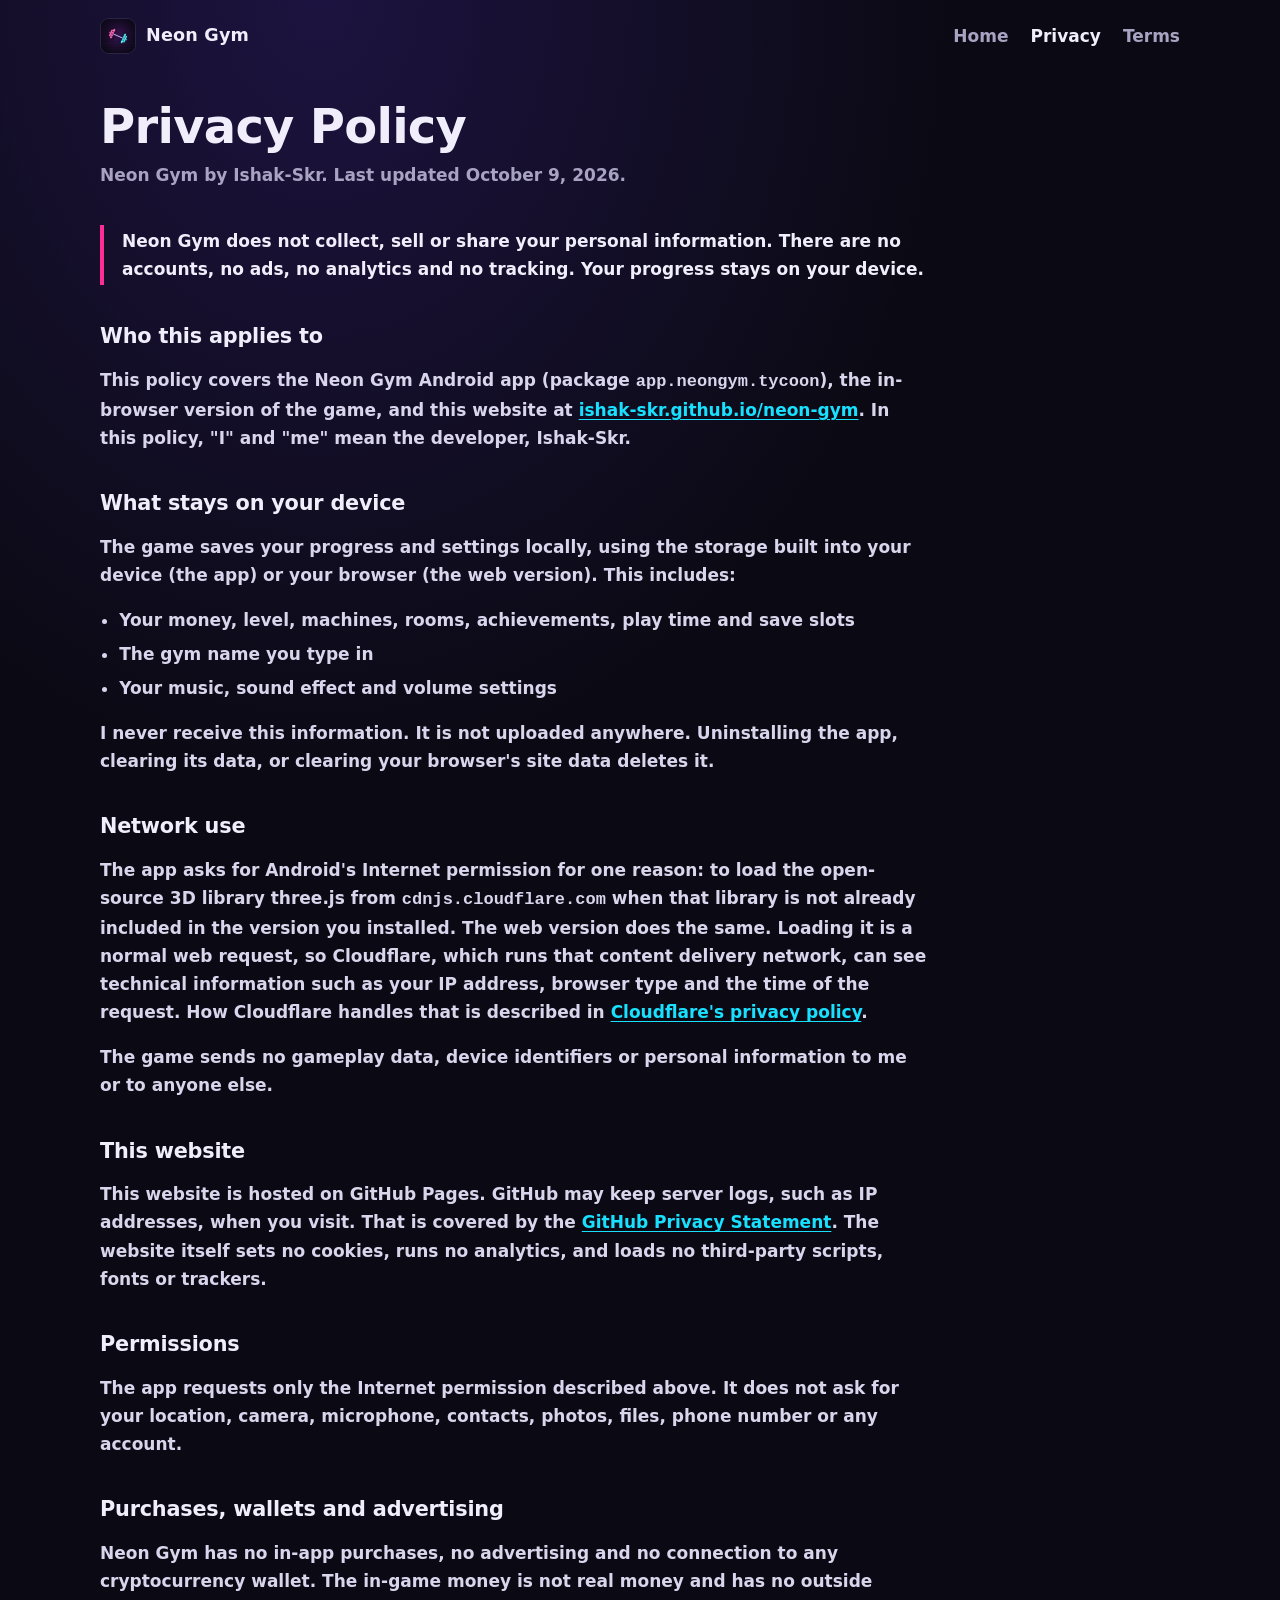
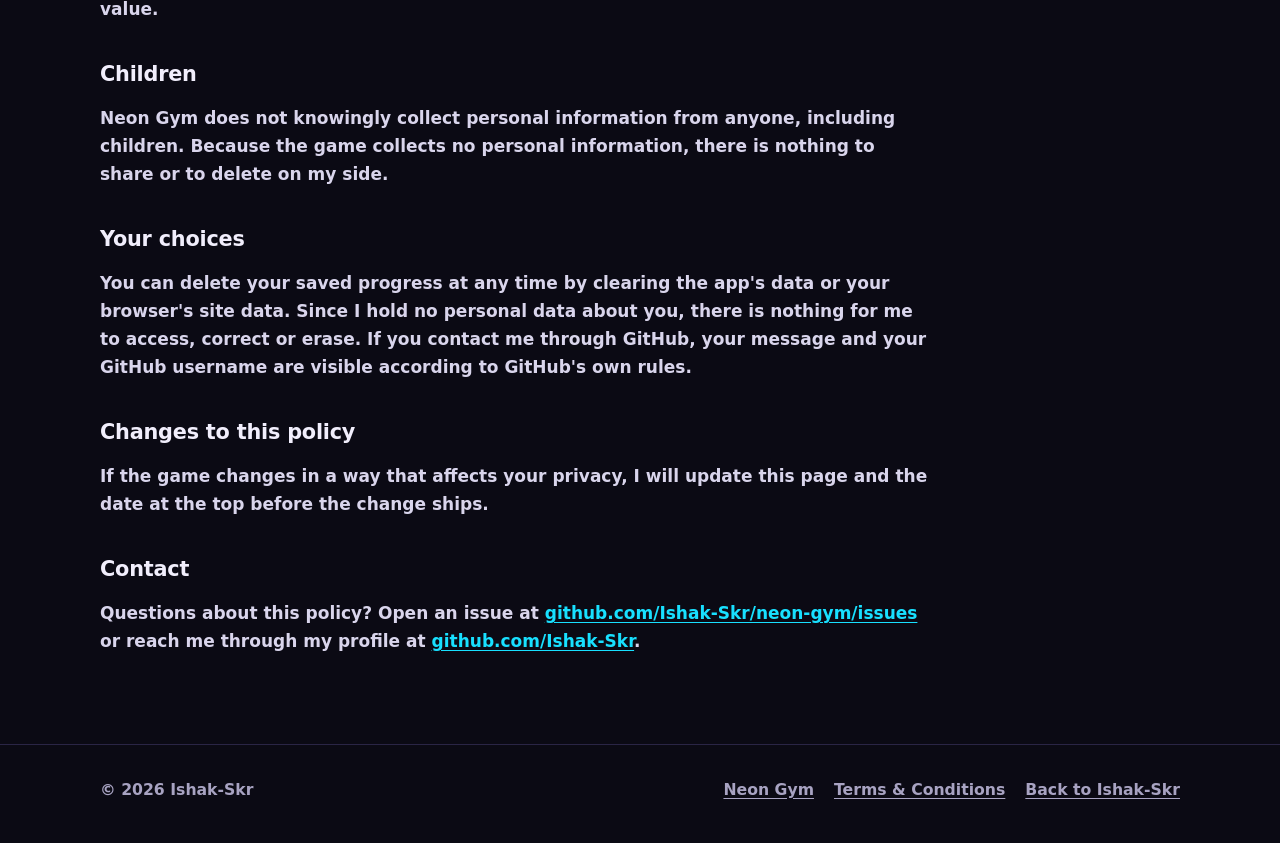
<file: privacy.html>
<!doctype html>
<html lang="en">
<head>
<meta charset="utf-8">
<meta name="viewport" content="width=device-width, initial-scale=1, viewport-fit=cover">
<meta name="theme-color" content="#0b0a14">
<title>Privacy Policy — Neon Gym</title>
<meta name="description" content="Neon Gym does not collect, sell or share personal information. Read the full privacy policy.">
<link rel="icon" href="favicon.svg" type="image/svg+xml">
<link rel="stylesheet" href="style.css">
</head>
<body>
<div class="wrap">
  <header class="top">
    <a class="brand" href="./"><img src="icon-512.png" alt="" width="36" height="36">Neon Gym</a>
    <nav aria-label="Main">
      <a href="./">Home</a>
      <a href="privacy.html" aria-current="page">Privacy</a>
      <a href="terms.html">Terms</a>
    </nav>
  </header>

  <main class="doc">
    <h1>Privacy Policy</h1>
    <p class="meta">Neon Gym by Ishak-Skr. Last updated October 9, 2026.</p>

    <div class="summary"><p>Neon Gym does not collect, sell or share your personal information. There are no accounts, no ads, no analytics and no tracking. Your progress stays on your device.</p></div>

    <h2>Who this applies to</h2>
    <p>This policy covers the Neon Gym Android app (package <code>app.neongym.tycoon</code>), the in-browser version of the game, and this website at <a href="https://ishak-skr.github.io/neon-gym/">ishak-skr.github.io/neon-gym</a>. In this policy, "I" and "me" mean the developer, Ishak-Skr.</p>

    <h2>What stays on your device</h2>
    <p>The game saves your progress and settings locally, using the storage built into your device (the app) or your browser (the web version). This includes:</p>
    <ul>
      <li>Your money, level, machines, rooms, achievements, play time and save slots</li>
      <li>The gym name you type in</li>
      <li>Your music, sound effect and volume settings</li>
    </ul>
    <p>I never receive this information. It is not uploaded anywhere. Uninstalling the app, clearing its data, or clearing your browser's site data deletes it.</p>

    <h2>Network use</h2>
    <p>The app asks for Android's Internet permission for one reason: to load the open-source 3D library three.js from <code>cdnjs.cloudflare.com</code> when that library is not already included in the version you installed. The web version does the same. Loading it is a normal web request, so Cloudflare, which runs that content delivery network, can see technical information such as your IP address, browser type and the time of the request. How Cloudflare handles that is described in <a href="https://www.cloudflare.com/privacypolicy/" rel="noopener">Cloudflare's privacy policy</a>.</p>
    <p>The game sends no gameplay data, device identifiers or personal information to me or to anyone else.</p>

    <h2>This website</h2>
    <p>This website is hosted on GitHub Pages. GitHub may keep server logs, such as IP addresses, when you visit. That is covered by the <a href="https://docs.github.com/site-policy/privacy-policies/github-privacy-statement" rel="noopener">GitHub Privacy Statement</a>. The website itself sets no cookies, runs no analytics, and loads no third-party scripts, fonts or trackers.</p>

    <h2>Permissions</h2>
    <p>The app requests only the Internet permission described above. It does not ask for your location, camera, microphone, contacts, photos, files, phone number or any account.</p>

    <h2>Purchases, wallets and advertising</h2>
    <p>Neon Gym has no in-app purchases, no advertising and no connection to any cryptocurrency wallet. The in-game money is not real money and has no outside value.</p>

    <h2>Children</h2>
    <p>Neon Gym does not knowingly collect personal information from anyone, including children. Because the game collects no personal information, there is nothing to share or to delete on my side.</p>

    <h2>Your choices</h2>
    <p>You can delete your saved progress at any time by clearing the app's data or your browser's site data. Since I hold no personal data about you, there is nothing for me to access, correct or erase. If you contact me through GitHub, your message and your GitHub username are visible according to GitHub's own rules.</p>

    <h2>Changes to this policy</h2>
    <p>If the game changes in a way that affects your privacy, I will update this page and the date at the top before the change ships.</p>

    <h2>Contact</h2>
    <p>Questions about this policy? Open an issue at <a href="https://github.com/Ishak-Skr/neon-gym/issues">github.com/Ishak-Skr/neon-gym/issues</a> or reach me through my profile at <a href="https://github.com/Ishak-Skr">github.com/Ishak-Skr</a>.</p>
  </main>
</div>

<footer>
  <div class="wrap">
    <span>© <span id="year">2026</span> Ishak-Skr</span>
    <nav aria-label="Legal and links">
      <a href="./">Neon Gym</a>
      <a href="terms.html">Terms &amp; Conditions</a>
      <a href="https://ishak-skr.github.io/">Back to Ishak-Skr</a>
    </nav>
  </div>
</footer>
<script src="site.js"></script>
</body>
</html>
</file>
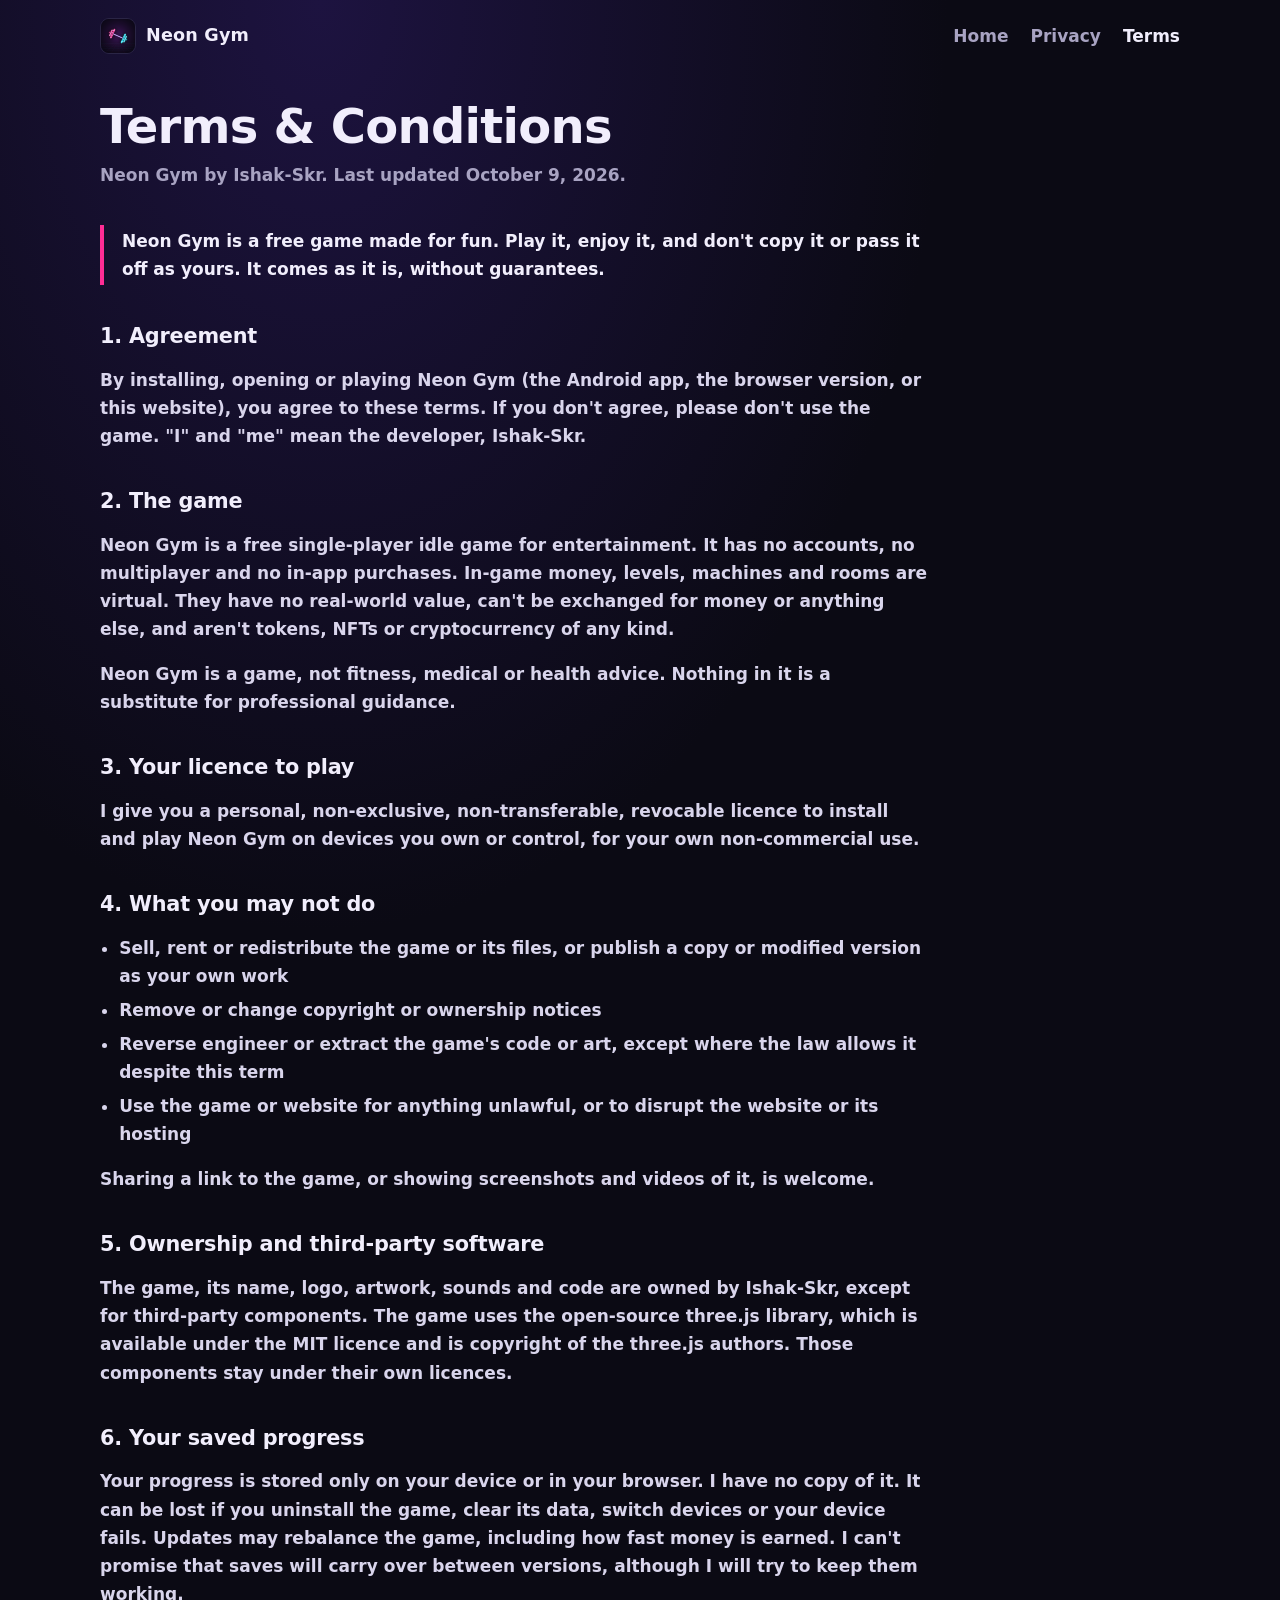
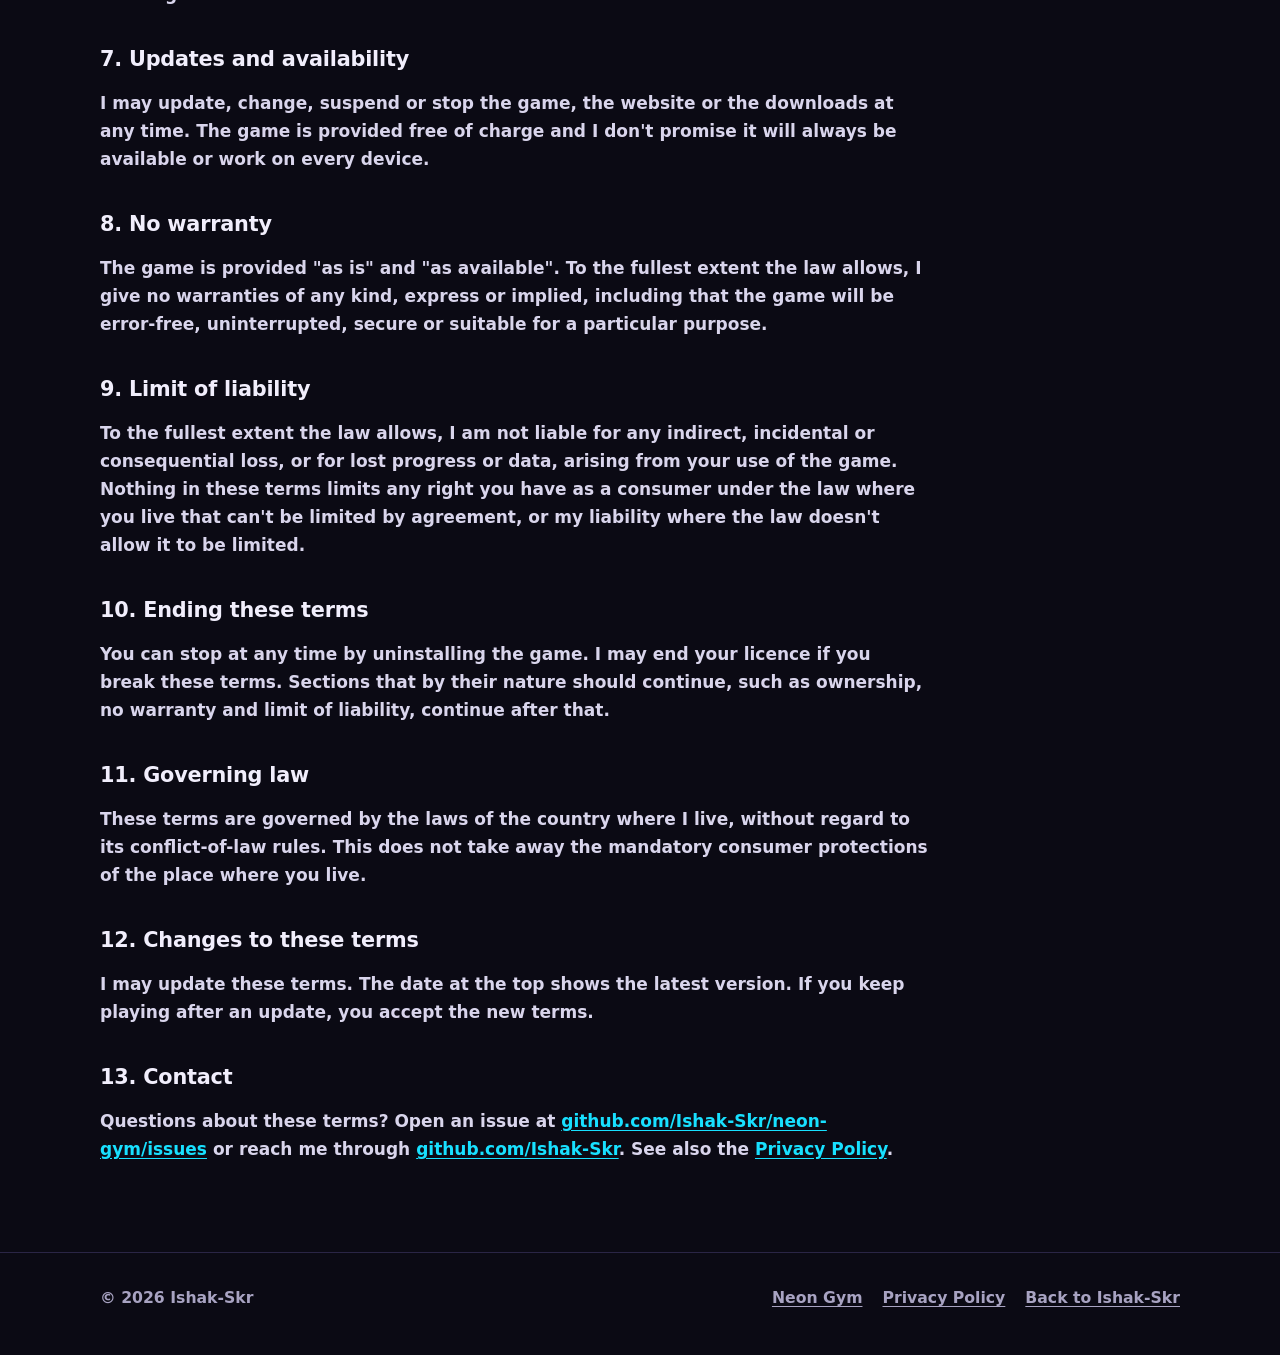
<file: terms.html>
<!doctype html>
<html lang="en">
<head>
<meta charset="utf-8">
<meta name="viewport" content="width=device-width, initial-scale=1, viewport-fit=cover">
<meta name="theme-color" content="#0b0a14">
<title>Terms &amp; Conditions — Neon Gym</title>
<meta name="description" content="The terms for playing Neon Gym, a free 3D idle gym tycoon game.">
<link rel="icon" href="favicon.svg" type="image/svg+xml">
<link rel="stylesheet" href="style.css">
</head>
<body>
<div class="wrap">
  <header class="top">
    <a class="brand" href="./"><img src="icon-512.png" alt="" width="36" height="36">Neon Gym</a>
    <nav aria-label="Main">
      <a href="./">Home</a>
      <a href="privacy.html">Privacy</a>
      <a href="terms.html" aria-current="page">Terms</a>
    </nav>
  </header>

  <main class="doc">
    <h1>Terms &amp; Conditions</h1>
    <p class="meta">Neon Gym by Ishak-Skr. Last updated October 9, 2026.</p>

    <div class="summary"><p>Neon Gym is a free game made for fun. Play it, enjoy it, and don't copy it or pass it off as yours. It comes as it is, without guarantees.</p></div>

    <h2>1. Agreement</h2>
    <p>By installing, opening or playing Neon Gym (the Android app, the browser version, or this website), you agree to these terms. If you don't agree, please don't use the game. "I" and "me" mean the developer, Ishak-Skr.</p>

    <h2>2. The game</h2>
    <p>Neon Gym is a free single-player idle game for entertainment. It has no accounts, no multiplayer and no in-app purchases. In-game money, levels, machines and rooms are virtual. They have no real-world value, can't be exchanged for money or anything else, and aren't tokens, NFTs or cryptocurrency of any kind.</p>
    <p>Neon Gym is a game, not fitness, medical or health advice. Nothing in it is a substitute for professional guidance.</p>

    <h2>3. Your licence to play</h2>
    <p>I give you a personal, non-exclusive, non-transferable, revocable licence to install and play Neon Gym on devices you own or control, for your own non-commercial use.</p>

    <h2>4. What you may not do</h2>
    <ul>
      <li>Sell, rent or redistribute the game or its files, or publish a copy or modified version as your own work</li>
      <li>Remove or change copyright or ownership notices</li>
      <li>Reverse engineer or extract the game's code or art, except where the law allows it despite this term</li>
      <li>Use the game or website for anything unlawful, or to disrupt the website or its hosting</li>
    </ul>
    <p>Sharing a link to the game, or showing screenshots and videos of it, is welcome.</p>

    <h2>5. Ownership and third-party software</h2>
    <p>The game, its name, logo, artwork, sounds and code are owned by Ishak-Skr, except for third-party components. The game uses the open-source three.js library, which is available under the MIT licence and is copyright of the three.js authors. Those components stay under their own licences.</p>

    <h2>6. Your saved progress</h2>
    <p>Your progress is stored only on your device or in your browser. I have no copy of it. It can be lost if you uninstall the game, clear its data, switch devices or your device fails. Updates may rebalance the game, including how fast money is earned. I can't promise that saves will carry over between versions, although I will try to keep them working.</p>

    <h2>7. Updates and availability</h2>
    <p>I may update, change, suspend or stop the game, the website or the downloads at any time. The game is provided free of charge and I don't promise it will always be available or work on every device.</p>

    <h2>8. No warranty</h2>
    <p>The game is provided "as is" and "as available". To the fullest extent the law allows, I give no warranties of any kind, express or implied, including that the game will be error-free, uninterrupted, secure or suitable for a particular purpose.</p>

    <h2>9. Limit of liability</h2>
    <p>To the fullest extent the law allows, I am not liable for any indirect, incidental or consequential loss, or for lost progress or data, arising from your use of the game. Nothing in these terms limits any right you have as a consumer under the law where you live that can't be limited by agreement, or my liability where the law doesn't allow it to be limited.</p>

    <h2>10. Ending these terms</h2>
    <p>You can stop at any time by uninstalling the game. I may end your licence if you break these terms. Sections that by their nature should continue, such as ownership, no warranty and limit of liability, continue after that.</p>

    <h2>11. Governing law</h2>
    <p>These terms are governed by the laws of the country where I live, without regard to its conflict-of-law rules. This does not take away the mandatory consumer protections of the place where you live.</p>

    <h2>12. Changes to these terms</h2>
    <p>I may update these terms. The date at the top shows the latest version. If you keep playing after an update, you accept the new terms.</p>

    <h2>13. Contact</h2>
    <p>Questions about these terms? Open an issue at <a href="https://github.com/Ishak-Skr/neon-gym/issues">github.com/Ishak-Skr/neon-gym/issues</a> or reach me through <a href="https://github.com/Ishak-Skr">github.com/Ishak-Skr</a>. See also the <a href="privacy.html">Privacy Policy</a>.</p>
  </main>
</div>

<footer>
  <div class="wrap">
    <span>© <span id="year">2026</span> Ishak-Skr</span>
    <nav aria-label="Legal and links">
      <a href="./">Neon Gym</a>
      <a href="privacy.html">Privacy Policy</a>
      <a href="https://ishak-skr.github.io/">Back to Ishak-Skr</a>
    </nav>
  </div>
</footer>
<script src="site.js"></script>
</body>
</html>
</file>
<file: style.css>
/* Neon Gym site — palette taken from the game itself (pink #ff2d95, cyan #18e0ff on a dark wall) */
:root{
  --wall:#0b0a14;
  --wall-2:#14102a;
  --ink:#f1eefc;
  --mute:#a8a3c2;
  --line:#2a2545;
  --pink:#ff2d95;
  --cyan:#18e0ff;
  --violet:#b078ff;
  --body:Nunito,ui-rounded,"SF Pro Rounded","Trebuchet MS",system-ui,-apple-system,"Segoe UI",Roboto,sans-serif;
  color-scheme:dark;
  box-sizing:border-box;
  padding-top:env(safe-area-inset-top,0px);
  padding-bottom:env(safe-area-inset-bottom,0px);
}
*,*::before,*::after{box-sizing:inherit}
html{scroll-padding-top:env(safe-area-inset-top,0px);-webkit-text-size-adjust:100%}
body{
  margin:0;
  background:var(--wall);
  background-image:radial-gradient(70% 45% at 25% 0%,#1d1340 0,transparent 70%);
  background-repeat:no-repeat;
  color:var(--ink);
  font-family:var(--body);
  font-size:1.0625rem;
  line-height:1.65;
  font-weight:600;
}
img{max-width:100%;display:block}
a{color:var(--cyan);text-underline-offset:3px}
a:hover{color:#fff}
:focus-visible{outline:3px solid var(--cyan);outline-offset:3px;border-radius:6px}
.sr-only{position:absolute;width:1px;height:1px;overflow:hidden;clip:rect(0 0 0 0);white-space:nowrap}

.wrap{width:min(1080px,100% - 40px);margin-inline:auto}

/* top bar */
.top{display:flex;align-items:center;justify-content:space-between;gap:16px;padding:18px 0;flex-wrap:wrap}
.brand{display:flex;align-items:center;gap:10px;color:var(--ink);text-decoration:none;font-weight:900;font-size:1.1rem;letter-spacing:.01em}
.brand img{width:36px;height:36px;border-radius:9px;border:1px solid var(--line)}
.top nav{display:flex;gap:22px;flex-wrap:wrap}
.top nav a{color:var(--mute);text-decoration:none;font-weight:800}
.top nav a:hover,.top nav a[aria-current="page"]{color:var(--ink)}

/* hero */
.hero{display:grid;gap:36px;align-items:center;padding:28px 0 64px}
@media (min-width:880px){.hero{grid-template-columns:1.15fr .85fr;padding:44px 0 88px}}
.hero.no-phone{grid-template-columns:1fr}
.sign{margin:0;width:min(100%,520px)}
.sign svg{width:100%;height:auto;overflow:visible;display:block}
.tube use{fill:none;stroke-linecap:round;stroke-linejoin:round;stroke:var(--c)}
.tube .halo{stroke-width:30;opacity:.55;filter:url(#blur)}
.tube .body{stroke-width:12}
.tube .core{stroke:#fff;stroke-width:3.5;opacity:.88}
.pink{--c:var(--pink)}
.cyan{--c:var(--cyan)}
.tube{animation:tube-on 1.3s linear both;animation-delay:var(--d,0s)}
@keyframes tube-on{
  0%{opacity:.05}
  7%{opacity:.95}
  11%{opacity:.08}
  20%{opacity:1}
  27%{opacity:.2}
  34%{opacity:1}
  40%{opacity:.55}
  48%{opacity:1}
  100%{opacity:1}
}
.lead{font-size:clamp(1.15rem,2.4vw,1.4rem);line-height:1.5;font-weight:800;margin:28px 0 10px;max-width:34ch}
.sub{color:var(--mute);margin:0 0 28px;max-width:52ch}
.actions{display:flex;gap:12px;flex-wrap:wrap}
.btn{
  display:inline-flex;align-items:center;justify-content:center;
  min-height:48px;padding:0 24px;border-radius:999px;
  font:inherit;font-weight:900;text-decoration:none;
  border:2px solid var(--pink);
}
.btn.primary{background:var(--pink);color:#0b0a14}
.btn.primary:hover{background:#ff5aab;border-color:#ff5aab;color:#0b0a14}
.btn.ghost{background:transparent;color:var(--cyan);border-color:var(--cyan)}
.btn.ghost:hover{background:var(--cyan);color:#0b0a14}
.fine{color:var(--mute);font-size:.95rem;margin:18px 0 0}

.phone{display:inline-block;justify-self:center;max-width:100%;border:10px solid #1b1830;border-radius:34px;overflow:hidden;background:#000;box-shadow:0 0 0 1px var(--line),0 30px 80px -30px #ff2d9566}
.phone img{display:block;width:auto;height:auto;max-width:100%;max-height:min(560px,70vh)}

/* sections */
section{padding:56px 0;border-top:1px solid var(--line)}
h2{font-size:clamp(1.6rem,3.6vw,2.2rem);line-height:1.15;margin:0 0 28px;font-weight:900;letter-spacing:-.01em}
h3{margin:0 0 6px;font-size:1.15rem;font-weight:900}
.cols{display:grid;gap:32px}
@media (min-width:760px){.cols{grid-template-columns:repeat(3,1fr);gap:48px}}
.cols p{margin:0;color:var(--mute)}
.cols h3.p{color:var(--pink)}
.cols h3.c{color:var(--cyan)}
.cols h3.v{color:var(--violet)}

.shots{display:flex;gap:18px;overflow-x:auto;scroll-snap-type:x mandatory;padding:4px 2px 18px;margin:0;-webkit-overflow-scrolling:touch}
.shots figure{margin:0;flex:0 0 auto;scroll-snap-align:start}
.shots img{display:block;width:auto;height:auto;max-height:min(460px,65vh);max-width:86vw;border-radius:18px;border:1px solid var(--line);background:var(--wall-2)}
.shots figcaption{color:var(--mute);font-size:.95rem;margin-top:10px}

.rows{display:grid}
.row{display:flex;align-items:center;justify-content:space-between;gap:20px;flex-wrap:wrap;padding:22px 0;border-bottom:1px solid var(--line)}
.row:first-child{padding-top:0}
.row>div{flex:1 1 320px;max-width:62ch}
.row p{margin:0;color:var(--mute)}
.row .status{color:var(--mute);font-weight:800}

/* footer */
footer{border-top:1px solid var(--line);padding:32px 0 44px;color:var(--mute);font-size:.98rem}
footer .wrap{display:flex;justify-content:space-between;gap:18px;flex-wrap:wrap}
footer nav{display:flex;gap:20px;flex-wrap:wrap}
footer a{color:var(--mute)}
footer a:hover{color:var(--ink)}

/* legal pages */
.doc{padding:28px 0 72px;max-width:70ch}
.doc h1{font-size:clamp(2rem,5vw,3rem);line-height:1.1;margin:0 0 8px;font-weight:900;letter-spacing:-.015em}
.doc .meta{color:var(--mute);margin:0 0 36px}
.doc h2{font-size:1.3rem;margin:40px 0 10px;color:var(--ink)}
.doc p,.doc li{color:#d9d5ec;font-weight:600}
.doc ul{padding-left:1.2rem}
.doc li{margin:6px 0}
.doc .summary{border-left:4px solid var(--pink);padding:2px 0 2px 18px;margin:0 0 8px}
.doc .summary p{margin:0;color:var(--ink);font-weight:800}

@media (prefers-reduced-motion:reduce){
  .tube{animation:none}
}
@media print{
  body{background:#fff;color:#000}
  .top,footer,.hero{display:none}
  .doc p,.doc li{color:#000}
}

/* quick info fact sheet */
.facts{display:grid;gap:0 48px;margin:0}
@media (min-width:760px){.facts{grid-template-columns:1fr 1fr}}
.facts>div{display:flex;gap:16px;padding:14px 0;border-bottom:1px solid var(--line)}
.facts dt{flex:0 0 7.5rem;color:var(--cyan);font-weight:900}
.facts dd{margin:0;color:var(--ink)}
</file>
